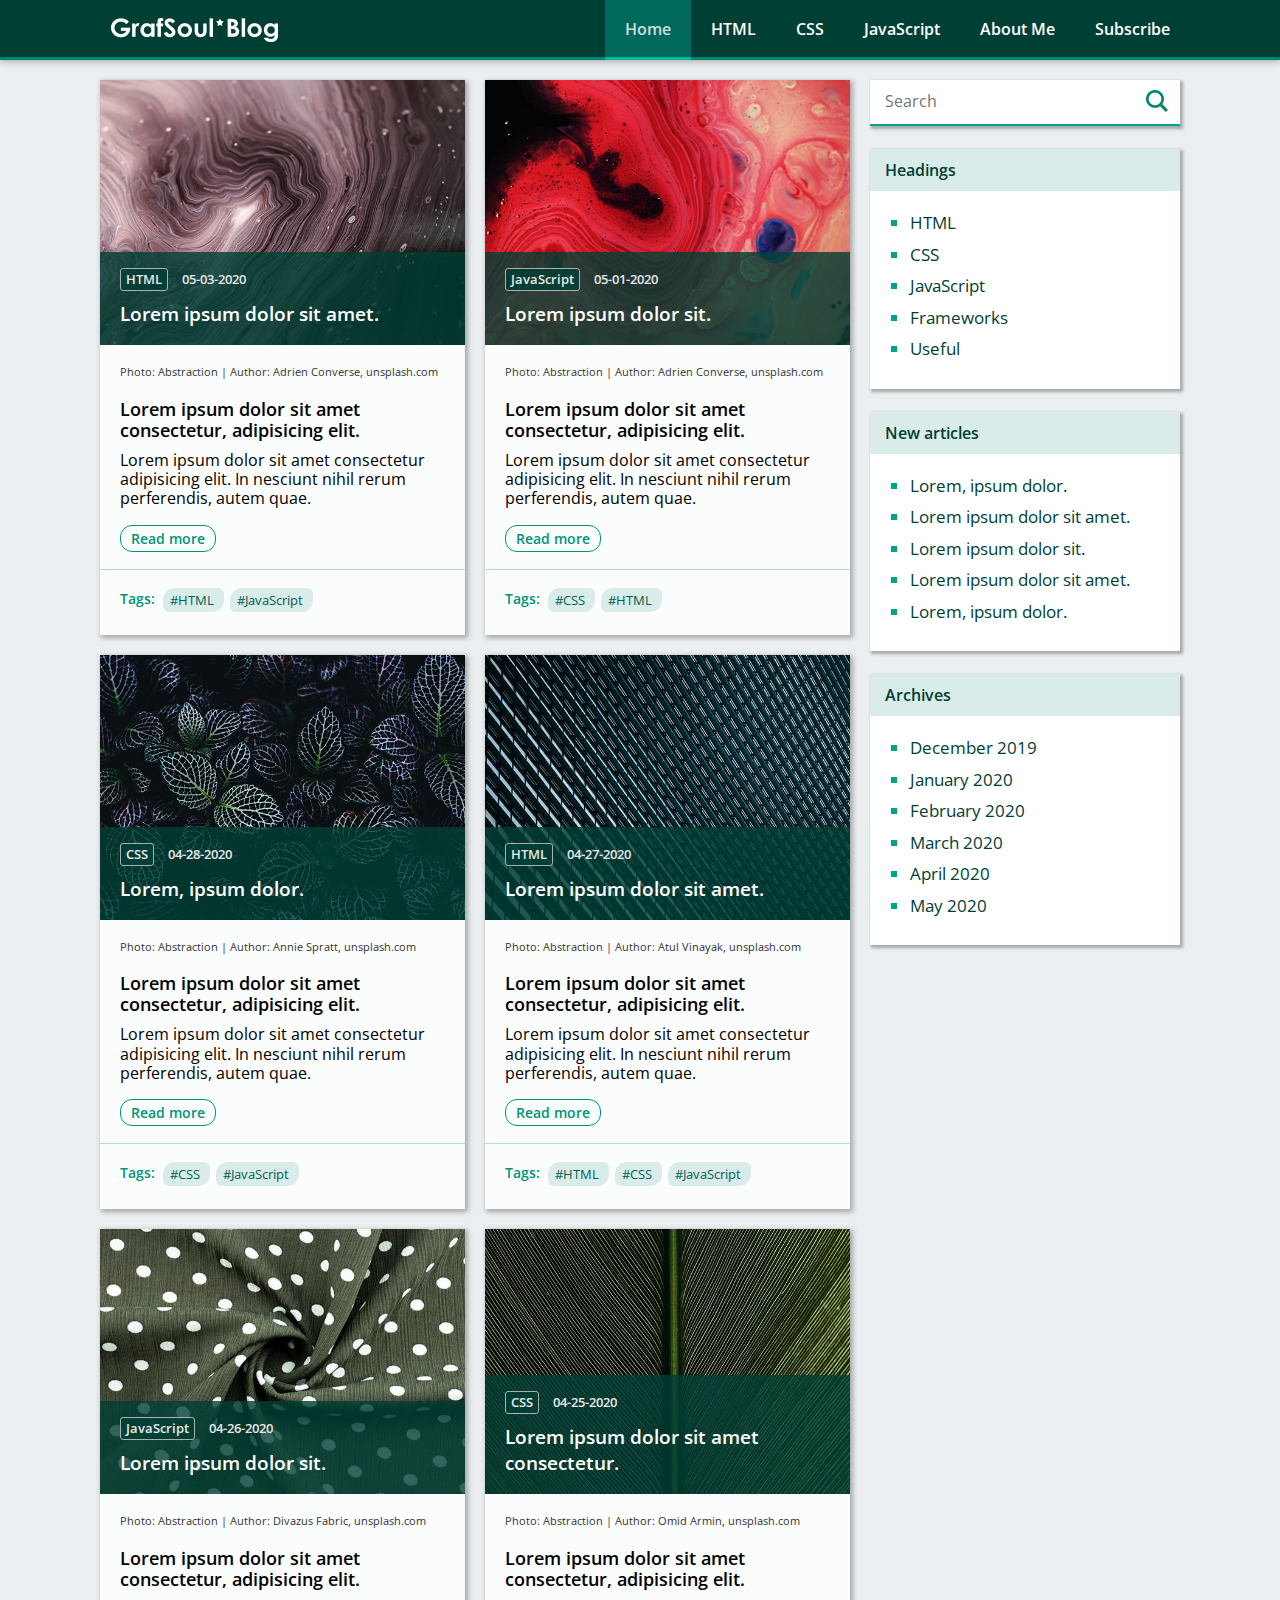
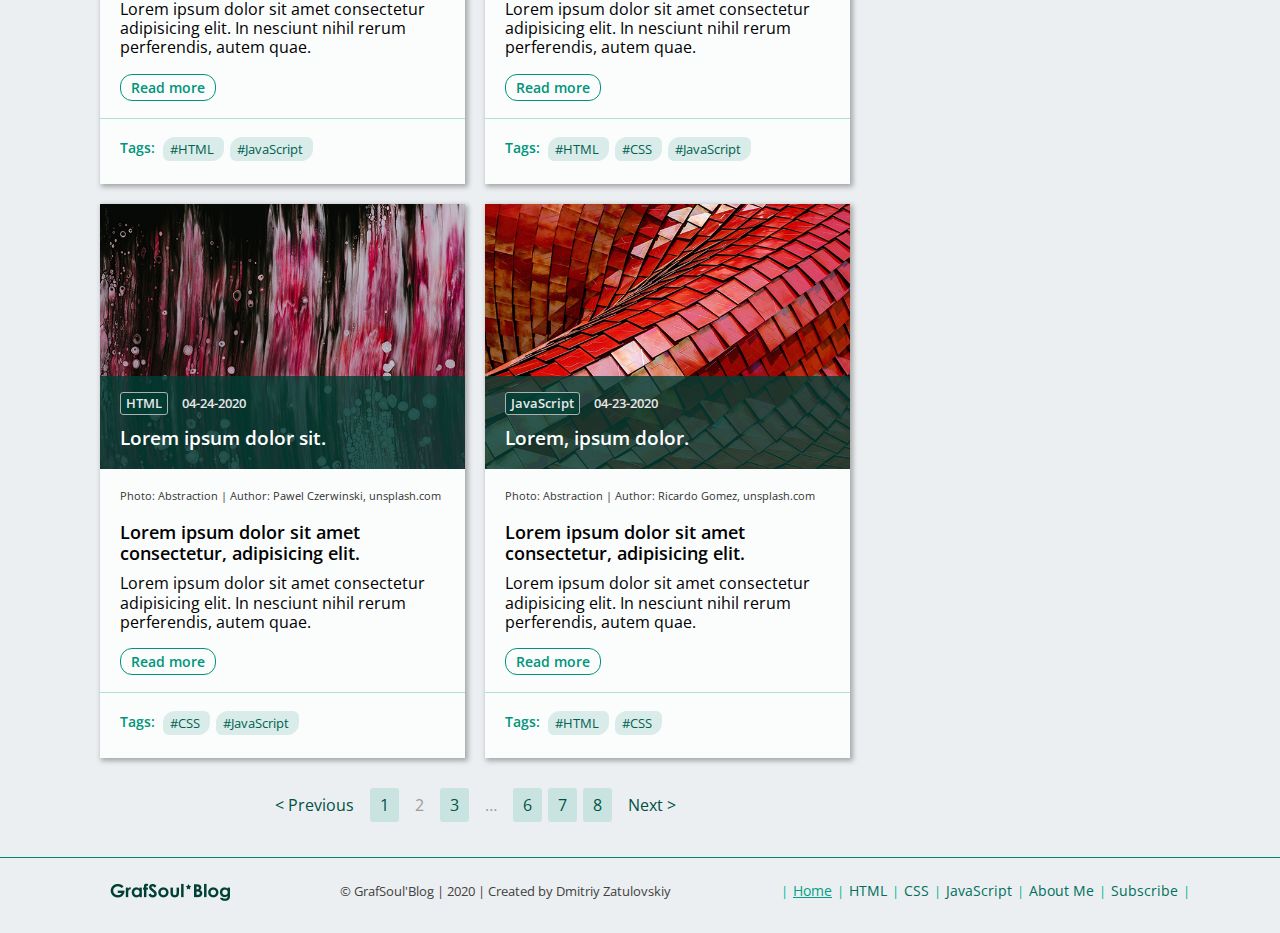
<file: index.html>
<!DOCTYPE html>
<html lang="en">
    <head>
        <meta charset="UTF-8">
        <meta name="viewport" content="width=device-width, initial-scale=1.0">
        <meta name="description" content="Personal blog template for the Nanodegree Front-End Web Developer course.">
        <meta name="keywords" content="html, css, javascript">
        <link rel="apple-touch-icon-precomposed" sizes="144x144" href="images/apple-touch-icon-144x144.png" />
        <link rel="apple-touch-icon-precomposed" sizes="152x152" href="images/apple-touch-icon-152x152.png" />
        <link rel="icon" type="image/png" href="images/favicon-32x32.png" sizes="32x32" />
        <link rel="icon" type="image/png" href="images/favicon-16x16.png" sizes="16x16" />
        <title>GrafSoul'Blog | Main Page</title>
        <link href="https://fonts.googleapis.com/css2?family=Open+Sans:wght@400;600;700;800&display=swap" rel="stylesheet">
        <link rel="stylesheet" href="css/style.css">
    </head>
<body>

    <header id="header">
        <div class="header-wrap">
            <a href="index.html" class="logo-lg"></a>
            <nav class="main-menu">
                <ul class="menu-content">
                    <li class="menu-item"><a class="menu-item-link active" href="index.html">Home</a></li>
                    <li class="menu-item"><a class="menu-item-link" href="page.html">HTML</a></li>
                    <li class="menu-item"><a class="menu-item-link" href="page.html">CSS</a></li>
                    <li class="menu-item"><a class="menu-item-link" href="page.html">JavaScript</a></li>
                    <li class="menu-item"><a class="menu-item-link" href="about.html">About Me</a></li>
                    <li class="menu-item"><a class="menu-item-link" href="page.html">Subscribe</a></li>
                </ul>
            </nav>
        </div>
    </header>

    <div id="container">
        <main class="content">
            <div class="content-wrap">
                <section class="card">
                    <div class="card-body">
                        <figure class="card-header">
                            <img src="images/medium/image_md_1.jpg" class="card-image" alt="Photo: Abstraction | Adrien Converse, unsplash.com">
                            <figcaption class="card-header-caption">
                                <a href="page.html" class="card-header-link">
                                    <div class="card-section">HTML</div>
                                    <div class="card-date">05-03-2020</div>
                                    <h2 class="card-title">Lorem ipsum dolor sit amet.</h2>
                                </a>
                             </figcaption>  
                        </figure>
                        <div class="card-content">
                            <div class="card-photo-caption">Photo: Abstraction | Author: Adrien Converse, unsplash.com</div>
                            <h3 class="card-subtitle">Lorem ipsum dolor sit amet consectetur, adipisicing elit.</h3>
                            <p class="card-text">Lorem ipsum dolor sit amet consectetur adipisicing elit. In nesciunt nihil rerum perferendis, autem quae.</p>
                            <a href="page.html" class="card-link-more">Read more</a>
                        </div>
                    </div>
                    <div class="card-tags">
                        <div class="card-tags-title">Tags: </div>
                        <ul class="card-tags-items">
                            <li><a class="card-tags-item" href="page.html">#HTML</a></li>
                            <li><a class="card-tags-item" href="page.html">#JavaScript</a></li>
                        </ul>
                    </div>
                </section>

                <section class="card">
                    <div class="card-body">
                        <figure class="card-header">
                            <img src="images/medium/image_md_2.jpg" class="card-image" alt="Photo: Abstraction | Adrien Converse, unsplash.com">
                            <figcaption class="card-header-caption">
                                <a href="page.html" class="card-header-link">
                                    <div class="card-section">JavaScript</div>
                                    <div class="card-date">05-01-2020</div>
                                    <h2 class="card-title">Lorem ipsum dolor sit.</h2>
                                </a>
                            </figcaption>
                        </figure>
                        <div class="card-content">
                            <div class="card-photo-caption">Photo: Abstraction | Author: Adrien Converse, unsplash.com</div>
                            <h3 class="card-subtitle">Lorem ipsum dolor sit amet consectetur, adipisicing elit.</h3>
                            <p class="card-text">Lorem ipsum dolor sit amet consectetur adipisicing elit. In nesciunt nihil rerum perferendis, autem quae.</p>
                            <a href="page.html" class="card-link-more">Read more</a>
                        </div>
                    </div>
                    <div class="card-tags">
                        <div class="card-tags-title">Tags: </div>
                        <ul class="card-tags-items">
                            <li><a class="card-tags-item" href="page.html">#CSS</a></li>
                            <li><a class="card-tags-item" href="page.html">#HTML</a></li>
                        </ul>
                    </div>
                </section>

                <section class="card">
                    <div class="card-body">
                        <figure class="card-header">
                            <img src="images/medium/image_md_3.jpg" class="card-image" alt="Photo: Abstraction | Annie Spratt, unsplash.com">
                            <figcaption class="card-header-caption">
                                <a href="page.html" class="card-header-link">
                                    <div class="card-section">CSS</div>
                                    <div class="card-date">04-28-2020</div>
                                    <h2 class="card-title">Lorem, ipsum dolor.</h2>
                                </a>
                            </figcaption>
                        </figure>
                        <div class="card-content">
                            <div class="card-photo-caption">Photo: Abstraction | Author: Annie Spratt, unsplash.com</div>
                            <h3 class="card-subtitle">Lorem ipsum dolor sit amet consectetur, adipisicing elit.</h3>
                            <p class="card-text">Lorem ipsum dolor sit amet consectetur adipisicing elit. In nesciunt nihil rerum perferendis, autem quae.</p>
                            <a href="page.html" class="card-link-more">Read more</a>
                        </div>
                    </div>
                    <div class="card-tags">
                        <div class="card-tags-title">Tags: </div>
                        <ul class="card-tags-items">
                            <li><a class="card-tags-item" href="page.html">#CSS</a></li>
                            <li><a class="card-tags-item" href="page.html">#JavaScript</a></li>
                        </ul>
                    </div>
                </section>

                <section class="card">
                    <div class="card-body">
                        <figure class="card-header">
                            <img src="images/medium/image_md_4.jpg" class="card-image" alt="Photo: Abstraction | Atul Vinayak, unsplash.com">
                            <figcaption class="card-header-caption">
                                <a href="page.html" class="card-header-link">
                                    <div class="card-section">HTML</div>
                                    <div class="card-date">04-27-2020</div>
                                    <h2 class="card-title">Lorem ipsum dolor sit amet.</h2>
                                </a>
                            </figcaption>
                        </figure>
                        <div class="card-content">
                            <div class="card-photo-caption">Photo: Abstraction | Author: Atul Vinayak, unsplash.com</div>
                            <h3 class="card-subtitle">Lorem ipsum dolor sit amet consectetur, adipisicing elit.</h3>
                            <p class="card-text">Lorem ipsum dolor sit amet consectetur adipisicing elit. In nesciunt nihil rerum perferendis, autem quae.</p>
                            <a href="page.html" class="card-link-more">Read more</a>
                        </div>
                    </div>
                    <div class="card-tags">
                        <div class="card-tags-title">Tags: </div>
                        <ul class="card-tags-items">
                            <li><a class="card-tags-item" href="page.html">#HTML</a></li>
                            <li><a class="card-tags-item" href="page.html">#CSS</a></li>
                            <li><a class="card-tags-item" href="page.html">#JavaScript</a></li>
                        </ul>
                    </div>
                </section>

                <section class="card">
                    <div class="card-body">
                        <figure class="card-header">
                            <img src="images/medium/image_md_5.jpg" class="card-image" alt="Photo: Abstraction | Divazus Fabric, unsplash.com">
                            <figcaption class="card-header-caption">
                                <a href="page.html" class="card-header-link">
                                    <div class="card-section">JavaScript</div>
                                    <div class="card-date">04-26-2020</div>
                                    <h2 class="card-title">Lorem ipsum dolor sit.</h2>
                                </a>
                            </figcaption>
                        </figure>
                        <div class="card-content">
                            <div class="card-photo-caption">Photo: Abstraction | Author: Divazus Fabric, unsplash.com</div>
                            <h3 class="card-subtitle">Lorem ipsum dolor sit amet consectetur, adipisicing elit.</h3>
                            <p class="card-text">Lorem ipsum dolor sit amet consectetur adipisicing elit. In nesciunt nihil rerum perferendis, autem quae.</p>
                            <a href="page.html" class="card-link-more">Read more</a>
                        </div>
                    </div>
                    <div class="card-tags">
                        <div class="card-tags-title">Tags: </div>
                        <ul class="card-tags-items">
                            <li><a class="card-tags-item" href="page.html">#HTML</a></li>
                            <li><a class="card-tags-item" href="page.html">#JavaScript</a></li>
                        </ul>
                    </div>
                </section>

                <section class="card">
                    <div class="card-body">
                        <figure class="card-header">
                            <img src="images/medium/image_md_6.jpg" class="card-image" alt="Photo: Abstraction | Omid Armin, unsplash.com">
                            <figcaption class="card-header-caption">
                                <a href="page.html" class="card-header-link">
                                    <div class="card-section">CSS</div>
                                    <div class="card-date">04-25-2020</div>
                                    <h2 class="card-title">Lorem ipsum dolor sit amet consectetur.</h2>
                                </a>
                            </figcaption>
                        </figure>
                        <div class="card-content">
                            <div class="card-photo-caption">Photo: Abstraction | Author: Omid Armin, unsplash.com</div>
                            <h3 class="card-subtitle">Lorem ipsum dolor sit amet consectetur, adipisicing elit.</h3>
                            <p class="card-text">Lorem ipsum dolor sit amet consectetur adipisicing elit. In nesciunt nihil rerum perferendis, autem quae.</p>
                            <a href="page.html" class="card-link-more">Read more</a>
                        </div>
                    </div>
                    <div class="card-tags">
                        <div class="card-tags-title">Tags: </div>
                        <ul class="card-tags-items">
                            <li><a class="card-tags-item" href="page.html">#HTML</a></li>
                            <li><a class="card-tags-item" href="page.html">#CSS</a></li>
                            <li><a class="card-tags-item" href="page.html">#JavaScript</a></li>
                        </ul>
                    </div>
                </section>

                <section class="card">
                    <div class="card-body">
                        <figure class="card-header">
                            <img src="images/medium/image_md_7.jpg" class="card-image" alt="Photo: Abstraction | Pawel Czerwinski, unsplash.com">
                            <figcaption class="card-header-caption">
                                <a href="page.html" class="card-header-link">
                                    <div class="card-section">HTML</div>
                                    <div class="card-date">04-24-2020</div>
                                    <h2 class="card-title">Lorem ipsum dolor sit.</h2>
                                </a>
                            </figcaption>
                        </figure>
                        <div class="card-content">
                            <div class="card-photo-caption">Photo: Abstraction | Author: Pawel Czerwinski, unsplash.com</div>
                            <h3 class="card-subtitle">Lorem ipsum dolor sit amet consectetur, adipisicing elit.</h3>
                            <p class="card-text">Lorem ipsum dolor sit amet consectetur adipisicing elit. In nesciunt nihil rerum perferendis, autem quae.</p>
                            <a href="page.html" class="card-link-more">Read more</a>
                        </div>
                    </div>
                    <div class="card-tags">
                        <div class="card-tags-title">Tags: </div>
                        <ul class="card-tags-items">
                            <li><a class="card-tags-item" href="page.html">#CSS</a></li>
                            <li><a class="card-tags-item" href="page.html">#JavaScript</a></li>
                        </ul>
                    </div>
                </section>

                <section class="card">
                    <div class="card-body">
                        <figure class="card-header">
                            <img src="images/medium/image_md_9.jpg" class="card-image" alt="Photo: Abstraction | Ricardo Gomez, unsplash.com">
                            <figcaption class="card-header-caption">
                                <a href="page.html" class="card-header-link">
                                    <div class="card-section">JavaScript</div>
                                    <div class="card-date">04-23-2020</div>
                                    <h2 class="card-title">Lorem, ipsum dolor.</h2>
                                </a>
                            </figcaption>
                        </figure>
                        <div class="card-content">
                            <div class="card-photo-caption">Photo: Abstraction | Author: Ricardo Gomez, unsplash.com</div>
                            <h3 class="card-subtitle">Lorem ipsum dolor sit amet consectetur, adipisicing elit.</h3>
                            <p class="card-text">Lorem ipsum dolor sit amet consectetur adipisicing elit. In nesciunt nihil rerum perferendis, autem quae.</p>
                            <a href="page.html" class="card-link-more">Read more</a>
                        </div>
                    </div>
                    <div class="card-tags">
                        <div class="card-tags-title">Tags: </div>
                        <ul class="card-tags-items">
                            <li><a class="card-tags-item" href="page.html">#HTML</a></li>
                            <li><a class="card-tags-item" href="page.html">#CSS</a></li>
                        </ul>
                    </div>
                </section>
            </div>
            <div class="pagination">
                <ul class="page-numbers">
                    <li><a class="page-item prev" href="index.html">< Previous</a></li>
                    <li><a class="page-item" href="index.html">1</a></li>
                    <li><span class="page-item current">2</span></li>
                    <li><a class="page-item" href="index.html">3</a></li>
                    <li><span class="page-item dots">…</span></li>
                    <li><a class="page-item" href="index.html">6</a></li>
                    <li><a class="page-item" href="index.html">7</a></li>
                    <li><a class="page-item" href="index.html">8</a></li>
                    <li><a class="page-item next" href="index.html">Next ></a></li>
                </ul>
            </div>
        </main>

        <aside class="sidebar">

            <section class="sidebar-box search">
                <form action="" method="">
                    <input type="search" class="search-input" placeholder="Search" value=""> 
                    <input type="submit" class="search-submit" value="">
                </form>
            </section>

            <section class="sidebar-box">
                <h2 class="sidebar-title">Headings</h2>
                <nav>
                    <ul class="second-menu">
                        <li class="menu-item"><a href="page.html">HTML</a></li>
                        <li class="menu-item"><a href="page.html">CSS</a></li>
                        <li class="menu-item"><a href="page.html">JavaScript</a></li>
                        <li class="menu-item"><a href="page.html">Frameworks</a></li>
                        <li class="menu-item"><a href="page.html">Useful</a></li>
                    </ul>
                </nav>
            </section>

            <section class="sidebar-box">
                <h2 class="sidebar-title">New articles</h2>
                <nav>
                    <ul class="second-menu">
                        <li class="menu-item"><a href="page.html">Lorem, ipsum dolor.</a></li>
                        <li class="menu-item"><a href="page.html">Lorem ipsum dolor sit amet.</a></li>
                        <li class="menu-item"><a href="page.html">Lorem ipsum dolor sit.</a></li>
                        <li class="menu-item"><a href="page.html">Lorem ipsum dolor sit amet.</a></li>
                        <li class="menu-item"><a href="page.html">Lorem, ipsum dolor.</a></li>
                    </ul>
                </nav>
            </section>

            <section class="sidebar-box">
                <h2 class="sidebar-title">Archives</h2>
                <nav>
                    <ul class="second-menu">
                        <li class="menu-item"><a href="page.html">December 2019</a></li>
                        <li class="menu-item"><a href="page.html">January 2020</a></li>
                        <li class="menu-item"><a href="page.html">February 2020</a></li>
                        <li class="menu-item"><a href="page.html">March 2020</a></li>
                        <li class="menu-item"><a href="page.html">April 2020</a></li>
                        <li class="menu-item"><a href="page.html">May 2020</a></li>
                    </ul>
                </nav>
            </section>
        </aside>
    </div>

    <footer id="footer">
        <div class="footer-wrap">
            <a href="index.html" class="logo-sm"></a>
            <nav class="footer-menu">
                <ul class="menu-content">
                    <li class="menu-item"><a class="menu-item-link active" href="index.html">Home</a></li>
                    <li class="menu-item"><a class="menu-item-link"  href="page.html">HTML</a></li>
                    <li class="menu-item"><a class="menu-item-link" href="page.html">CSS</a></li>
                    <li class="menu-item"><a class="menu-item-link" href="page.html">JavaScript</a></li>
                    <li class="menu-item"><a class="menu-item-link" href="about.html">About Me</a></li>
                    <li class="menu-item"><a class="menu-item-link" href="page.html">Subscribe</a></li>
                </ul>
            </nav>
            <div class="copyright">© GrafSoul'Blog | 2020 | Created by Dmitriy Zatulovskiy</div>
        </div>
    </footer>

</body>
</html>
</file>
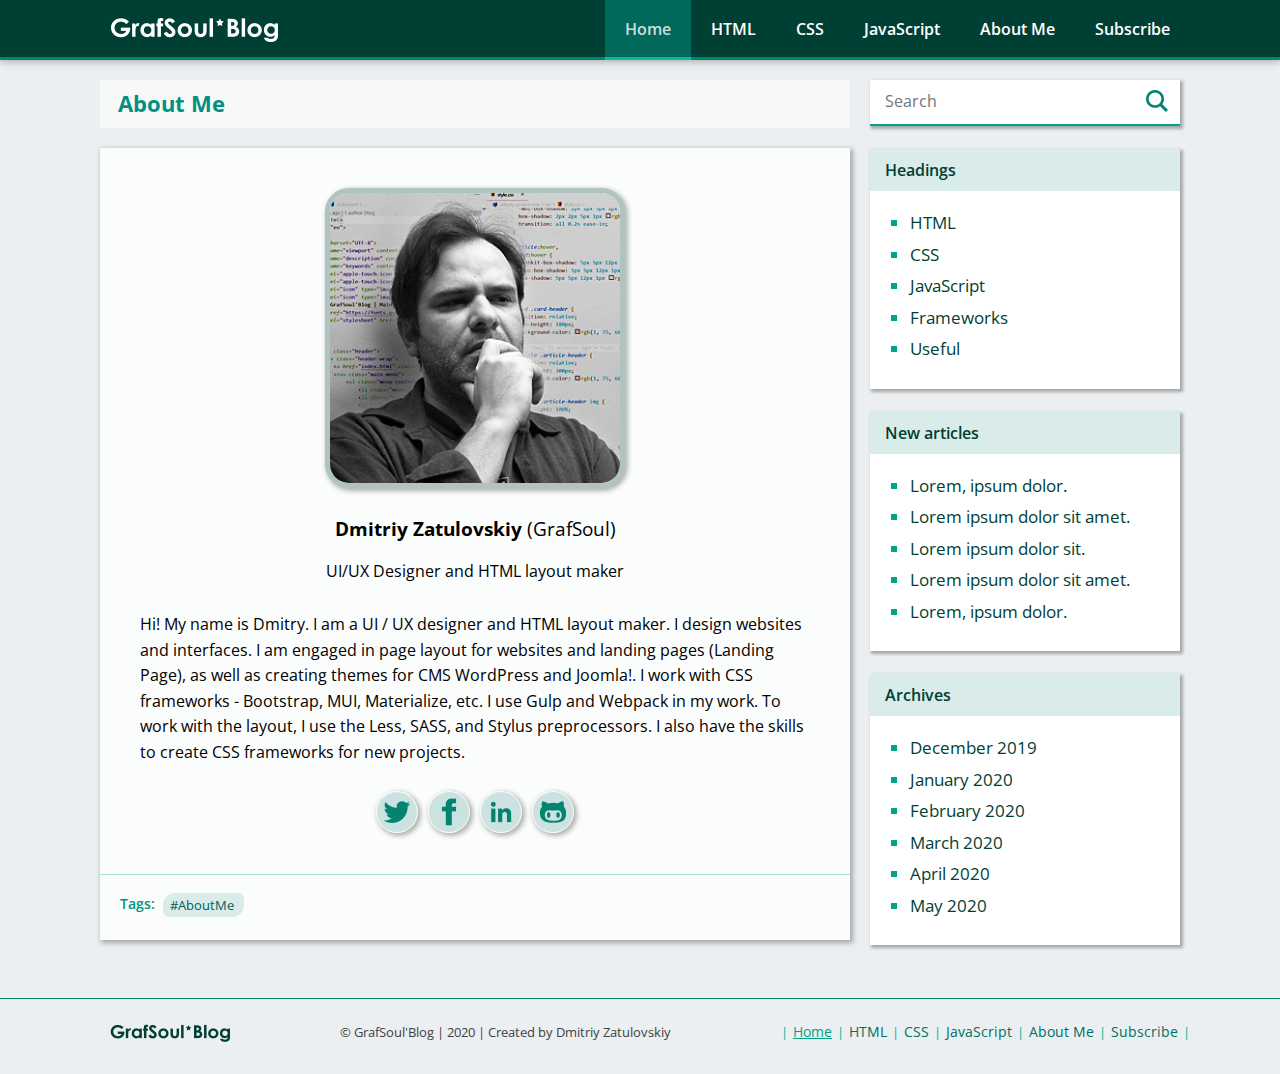
<file: about.html>
<!DOCTYPE html>
<html lang="en">
<head>
    <meta charset="UTF-8">
    <meta name="viewport" content="width=device-width, initial-scale=1.0">
    <meta name="description" content="Personal blog template for the Nanodegree Front-End Web Developer course.">
    <meta name="keywords" content="html, css, javascript">
    <link rel="apple-touch-icon-precomposed" sizes="144x144" href="images/apple-touch-icon-144x144.png" />
    <link rel="apple-touch-icon-precomposed" sizes="152x152" href="images/apple-touch-icon-152x152.png" />
    <link rel="icon" type="image/png" href="images/favicon-32x32.png" sizes="32x32" />
    <link rel="icon" type="image/png" href="images/favicon-16x16.png" sizes="16x16" />
    <title>GrafSoul'Blog | About Me Page</title>
    <link href="https://fonts.googleapis.com/css2?family=Open+Sans:wght@400;600;700;800&display=swap" rel="stylesheet">
    <link rel="stylesheet" href="css/style.css">
</head>
<body>

    <header id="header">
        <div class="header-wrap">
            <a href="index.html" class="logo-lg"></a>
            <nav class="main-menu">
                <ul class="menu-content">
                    <li class="menu-item"><a class="menu-item-link active" href="index.html">Home</a></li>
                    <li class="menu-item"><a class="menu-item-link" href="page.html">HTML</a></li>
                    <li class="menu-item"><a class="menu-item-link" href="page.html">CSS</a></li>
                    <li class="menu-item"><a class="menu-item-link" href="page.html">JavaScript</a></li>
                    <li class="menu-item"><a class="menu-item-link" href="about.html">About Me</a></li>
                    <li class="menu-item"><a class="menu-item-link" href="page.html">Subscribe</a></li>
                </ul>
            </nav>
        </div>
    </header>

    <div id="container">
        <main class="content">
            <div class="content-header">
                <h3 class="content-section">About Me</h3>
            </div>

            <div class="content-wrap page">

                <article class="article">
                    <div class="article-body">
                        <div class="article-content">

                            <div class="about-avatar">
                                <img src="images/dz_photo.jpg" alt="Avatar - ">
                            </div>

                            <h3 class="about-name">Dmitriy Zatulovskiy <span class="nick">(GrafSoul)</span></h3>
                            <h4 class="about-job">UI/UX Designer and HTML layout maker</h4>

                            <p class="about-bio">Hi! My name is Dmitry. I am a UI / UX designer and HTML layout maker. I design websites and interfaces. 
                                I am engaged in page layout for websites and landing pages (Landing Page), as well as creating 
                                themes for CMS WordPress and Joomla!. I work with CSS frameworks - Bootstrap, MUI, Materialize, etc. 
                                I use Gulp and Webpack in my work.  To work with the layout, I use the Less, SASS, and Stylus 
                                preprocessors. I also have the skills to create CSS frameworks for new projects.</p>

                            <div class="social">
                                <ul class="social-menu">
                                    <li class="social-item"><a href="https://twitter.com/" class="social-image twitter" target="_blank"></a></li>
                                    <li class="social-item"><a href="https://www.facebook.com/" class="social-image facebook"  target="_blank"></a></li>
                                    <li class="social-item"><a href="https://www.linkedin.com/" class="social-image linkedin"  target="_blank"></a></li>
                                    <li class="social-item"><a href="https://github.com/" class="social-image github"  target="_blank"></a></li>
                                </ul>
                            </div>
                        
                        </div>
                    </div>

                    <div class="article-tags">
                        <div class="article-tags-title">Tags: </div>
                        <ul class="article-tags-items">
                            <li><a class="article-tags-item" href="page.html">#AboutMe</a></li>
                        </ul>
                    </div>
                    
                </article>

            </div>

        </main>

        <aside class="sidebar">

            <section class="sidebar-box search">
                <form action="" method="">
                    <input type="search" class="search-input" placeholder="Search" value=""> 
                    <input type="submit" class="search-submit" value="">
                </form>
            </section>

            <section class="sidebar-box">
                <h2 class="sidebar-title">Headings</h2>
                <nav>
                    <ul class="second-menu">
                        <li class="menu-item"><a href="page.html">HTML</a></li>
                        <li class="menu-item"><a href="page.html">CSS</a></li>
                        <li class="menu-item"><a href="page.html">JavaScript</a></li>
                        <li class="menu-item"><a href="page.html">Frameworks</a></li>
                        <li class="menu-item"><a href="page.html">Useful</a></li>
                    </ul>
                </nav>
            </section>

            <section class="sidebar-box">
                <h2 class="sidebar-title">New articles</h2>
                <nav>
                    <ul class="second-menu">
                        <li class="menu-item"><a href="page.html">Lorem, ipsum dolor.</a></li>
                        <li class="menu-item"><a href="page.html">Lorem ipsum dolor sit amet.</a></li>
                        <li class="menu-item"><a href="page.html">Lorem ipsum dolor sit.</a></li>
                        <li class="menu-item"><a href="page.html">Lorem ipsum dolor sit amet.</a></li>
                        <li class="menu-item"><a href="page.html">Lorem, ipsum dolor.</a></li>
                    </ul>
                </nav>
            </section>

            <section class="sidebar-box">
                <h2 class="sidebar-title">Archives</h2>
                <nav>
                    <ul class="second-menu">
                        <li class="menu-item"><a href="page.html">December 2019</a></li>
                        <li class="menu-item"><a href="page.html">January 2020</a></li>
                        <li class="menu-item"><a href="page.html">February 2020</a></li>
                        <li class="menu-item"><a href="page.html">March 2020</a></li>
                        <li class="menu-item"><a href="page.html">April 2020</a></li>
                        <li class="menu-item"><a href="page.html">May 2020</a></li>
                    </ul>
                </nav>
            </section>
        </aside>
    </div>

    <footer id="footer">
        <div class="footer-wrap">
            <a href="index.html" class="logo-sm"></a>
            <nav class="footer-menu">
                <ul class="menu-content">
                    <li class="menu-item"><a class="menu-item-link active" href="index.html">Home</a></li>
                    <li class="menu-item"><a class="menu-item-link"  href="page.html">HTML</a></li>
                    <li class="menu-item"><a class="menu-item-link" href="page.html">CSS</a></li>
                    <li class="menu-item"><a class="menu-item-link" href="page.html">JavaScript</a></li>
                    <li class="menu-item"><a class="menu-item-link" href="about.html">About Me</a></li>
                    <li class="menu-item"><a class="menu-item-link" href="page.html">Subscribe</a></li>
                </ul>
            </nav>
            <div class="copyright">© GrafSoul'Blog | 2020 | Created by Dmitriy Zatulovskiy</div>
        </div>
    </footer>

</body>
</html>
</file>
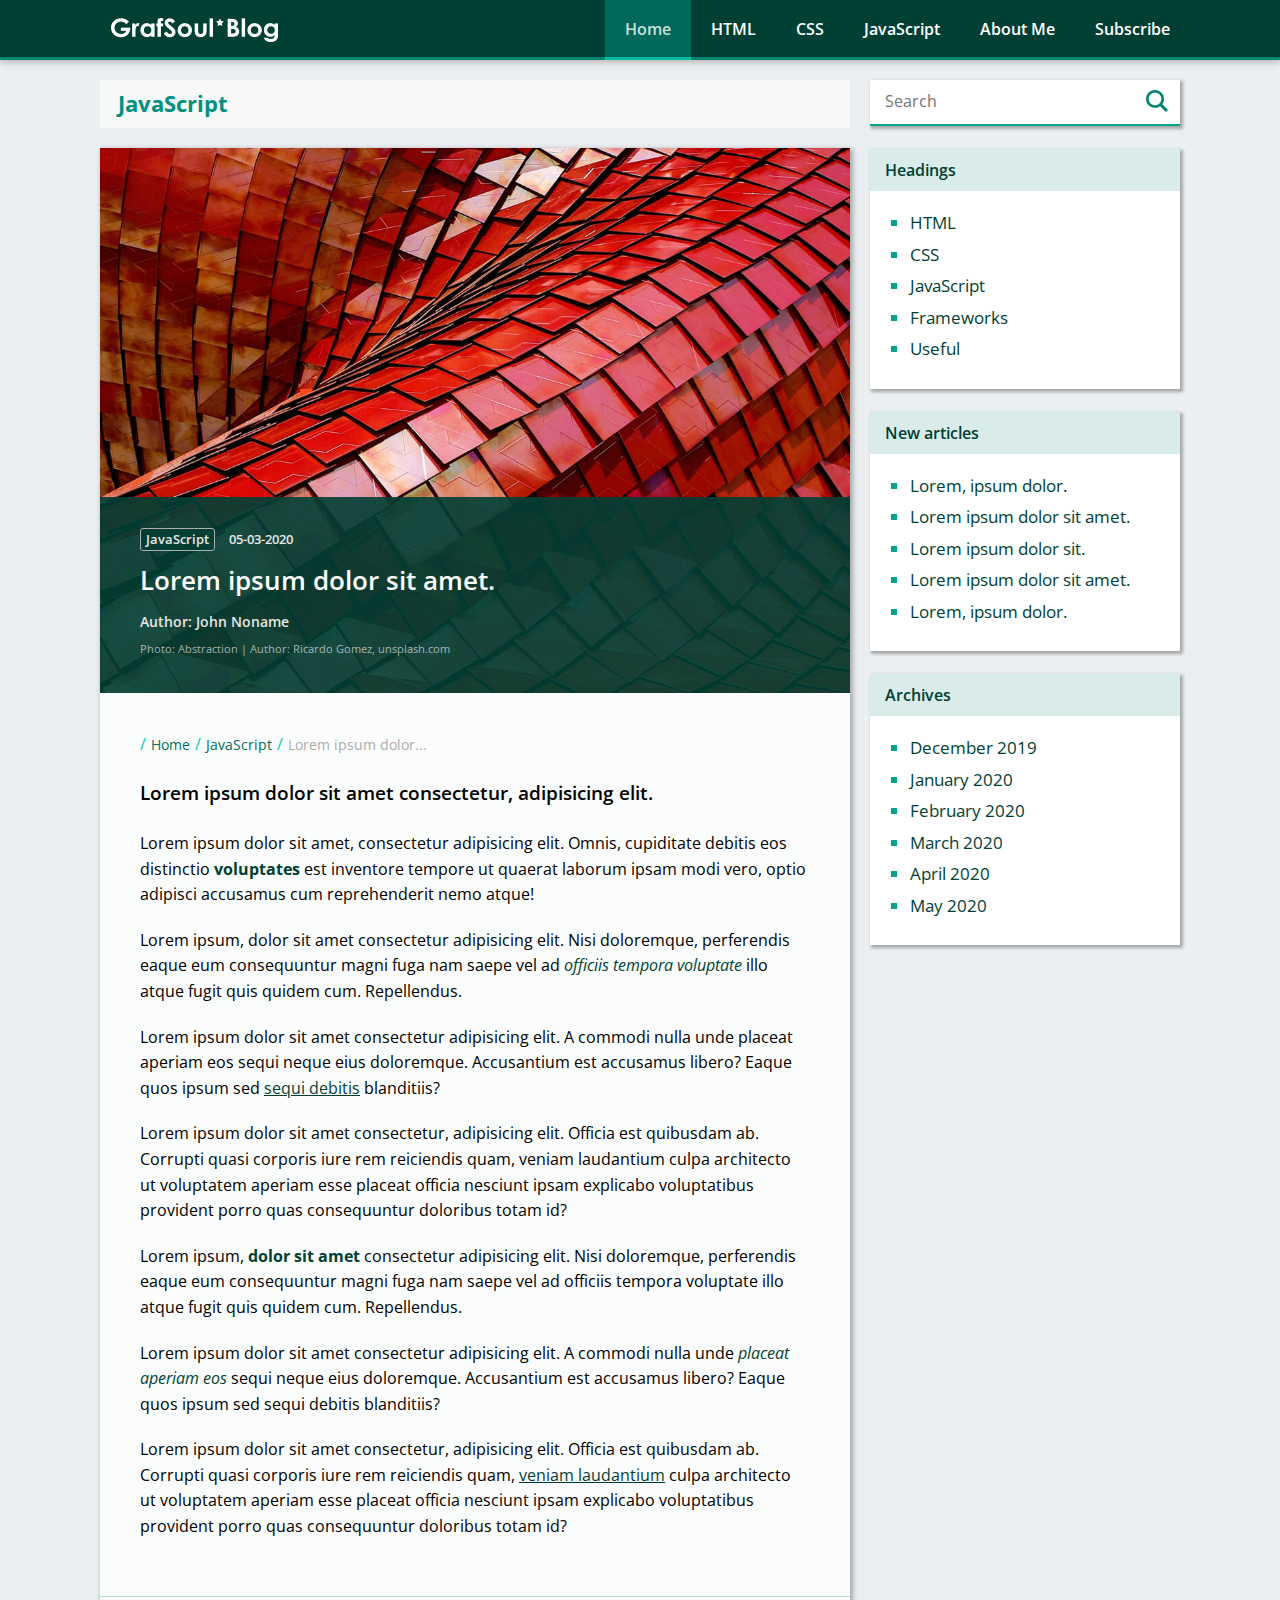
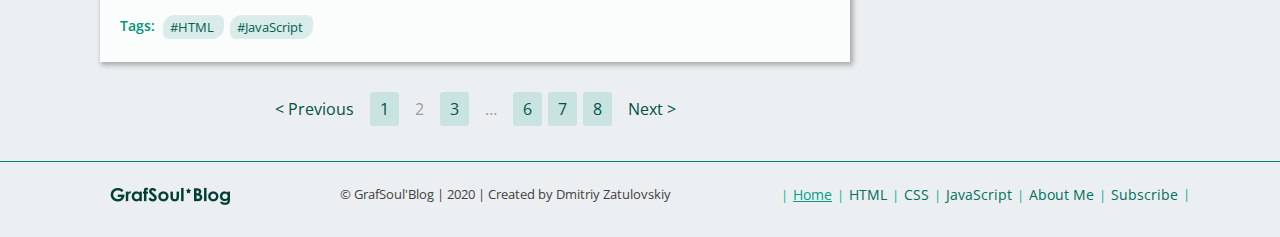
<file: page.html>
<!DOCTYPE html>
<html lang="en">
<head>
    <meta charset="UTF-8">
    <meta name="viewport" content="width=device-width, initial-scale=1.0">
    <meta name="description" content="Personal blog template for the Nanodegree Front-End Web Developer course.">
    <meta name="keywords" content="html, css, javascript">
    <link rel="apple-touch-icon-precomposed" sizes="144x144" href="images/apple-touch-icon-144x144.png" />
    <link rel="apple-touch-icon-precomposed" sizes="152x152" href="images/apple-touch-icon-152x152.png" />
    <link rel="icon" type="image/png" href="images/favicon-32x32.png" sizes="32x32" />
    <link rel="icon" type="image/png" href="images/favicon-16x16.png" sizes="16x16" />
    <title>GrafSoul'Blog | Template Page</title>
    <link href="https://fonts.googleapis.com/css2?family=Open+Sans:wght@400;600;700;800&display=swap" rel="stylesheet">
    <link rel="stylesheet" href="css/style.css">
</head>
<body>

    <header id="header">
        <div class="header-wrap">
            <a href="index.html" class="logo-lg"></a>
            <nav class="main-menu">
                <ul class="menu-content">
                    <li class="menu-item"><a class="menu-item-link active" href="index.html">Home</a></li>
                    <li class="menu-item"><a class="menu-item-link" href="page.html">HTML</a></li>
                    <li class="menu-item"><a class="menu-item-link" href="page.html">CSS</a></li>
                    <li class="menu-item"><a class="menu-item-link" href="page.html">JavaScript</a></li>
                    <li class="menu-item"><a class="menu-item-link" href="about.html">About Me</a></li>
                    <li class="menu-item"><a class="menu-item-link" href="page.html">Subscribe</a></li>
                </ul>
            </nav>
        </div>
    </header>

    <div id="container">
        <main class="content">
            <div class="content-header">
                <h3 class="content-section">JavaScript</h3>
            </div>

            <div class="content-wrap page">

                <article class="article">
                    <div class="article-body">
                        <figure class="article-header">
                            <img src="images/large/image_lg_9.jpg" class="article-image" title="Photo: Abstraction | Author: Ricardo Gomez Angel, unsplash.com" alt="Photo: Abstraction | Ricardo Gomez Angel, unsplash.com">
                            <figcaption class="article-header-box">
                                <div class="article-section">JavaScript</div>
                                <div class="article-date">05-03-2020</div>
                                <h1 class="article-title">Lorem ipsum dolor sit amet.</h1>
                                <div class="article-author">Author: John Noname</div>
                                <div class="article-photo-caption">Photo: Abstraction | Author: Ricardo Gomez, unsplash.com</div>
                            </figcaption>
                        </figure>
                        <div class="article-content">

                            <div class="breadcrumbs">
                                <ul class="breadcrumbs-content">
                                    <li class="breadcrumb-item"><a class="breadcrumb-item-link" href="index.html">Home</a></li>
                                    <li class="breadcrumb-item"><a class="breadcrumb-item-link" href="page.html">JavaScript</a></li>
                                    <li class="breadcrumb-item"><span class="breadcrumb-item-link current">Lorem ipsum dolor...</span></li>
                                </ul> 
                            </div>

                            <h3 class="article-subtitle">Lorem ipsum dolor sit amet consectetur, adipisicing elit.</h3>

                            <p>Lorem ipsum dolor sit amet, consectetur adipisicing elit. Omnis, cupiditate debitis eos distinctio <strong>voluptates</strong> est inventore tempore ut quaerat laborum ipsam modi vero, optio adipisci accusamus cum reprehenderit nemo atque!</p>

                            <p>Lorem ipsum, dolor sit amet consectetur adipisicing elit. Nisi doloremque, perferendis eaque eum consequuntur magni fuga nam saepe vel ad <em>officiis tempora voluptate</em> illo atque fugit quis quidem cum. Repellendus.</p>

                            <p>Lorem ipsum dolor sit amet consectetur adipisicing elit. A commodi nulla unde placeat aperiam eos sequi neque eius doloremque. Accusantium est accusamus libero? Eaque quos ipsum sed <a href="index.html">sequi debitis</a> blanditiis?</p>

                            <p>Lorem ipsum dolor sit amet consectetur, adipisicing elit. Officia est quibusdam ab. Corrupti quasi corporis iure rem reiciendis quam, veniam laudantium culpa architecto ut voluptatem aperiam esse placeat officia nesciunt ipsam explicabo voluptatibus provident porro quas consequuntur doloribus totam id?</p>

                            <p>Lorem ipsum, <strong>dolor sit amet</strong> consectetur adipisicing elit. Nisi doloremque, perferendis eaque eum consequuntur magni fuga nam saepe vel ad officiis tempora voluptate illo atque fugit quis quidem cum. Repellendus.</p>

                            <p>Lorem ipsum dolor sit amet consectetur adipisicing elit. A commodi nulla unde <em>placeat aperiam eos</em> sequi neque eius doloremque. Accusantium est accusamus libero? Eaque quos ipsum sed sequi debitis blanditiis?</p>

                            <p>Lorem ipsum dolor sit amet consectetur, adipisicing elit. Officia est quibusdam ab. Corrupti quasi corporis iure rem reiciendis quam, <a href="index.html">veniam laudantium</a> culpa architecto ut voluptatem aperiam esse placeat officia nesciunt ipsam explicabo voluptatibus provident porro quas consequuntur doloribus totam id?</p>

                        </div>
                    </div>
                    <div class="article-tags">
                        <div class="article-tags-title">Tags: </div>
                        <ul class="article-tags-items">
                            <li><a class="article-tags-item" href="page.html">#HTML</a></li>
                            <li><a class="article-tags-item" href="page.html">#JavaScript</a></li>
                        </ul>
                    </div>
                </article>

            </div>
            <div class="pagination">
                <ul class="page-numbers">
                    <li><a class="page-item prev" href="index.html">< Previous</a></li>
                    <li><a class="page-item" href="index.html">1</a></li>
                    <li><span class="page-item current">2</span></li>
                    <li><a class="page-item" href="index.html">3</a></li>
                    <li><span class="page-item dots">…</span></li>
                    <li><a class="page-item" href="index.html">6</a></li>
                    <li><a class="page-item" href="index.html">7</a></li>
                    <li><a class="page-item" href="index.html">8</a></li>
                    <li><a class="page-item next" href="index.html">Next ></a></li>
                </ul>
            </div>
        </main>

        <aside class="sidebar">

            <section class="sidebar-box search">
                <form action="" method="">
                    <input type="search" class="search-input" placeholder="Search" value=""> 
                    <input type="submit" class="search-submit" value="">
                </form>
            </section>

            <section class="sidebar-box">
                <h2 class="sidebar-title">Headings</h2>
                <nav>
                    <ul class="second-menu">
                        <li class="menu-item"><a href="page.html">HTML</a></li>
                        <li class="menu-item"><a href="page.html">CSS</a></li>
                        <li class="menu-item"><a href="page.html">JavaScript</a></li>
                        <li class="menu-item"><a href="page.html">Frameworks</a></li>
                        <li class="menu-item"><a href="page.html">Useful</a></li>
                    </ul>
                </nav>
            </section>

            <section class="sidebar-box">
                <h2 class="sidebar-title">New articles</h2>
                <nav>
                    <ul class="second-menu">
                        <li class="menu-item"><a href="page.html">Lorem, ipsum dolor.</a></li>
                        <li class="menu-item"><a href="page.html">Lorem ipsum dolor sit amet.</a></li>
                        <li class="menu-item"><a href="page.html">Lorem ipsum dolor sit.</a></li>
                        <li class="menu-item"><a href="page.html">Lorem ipsum dolor sit amet.</a></li>
                        <li class="menu-item"><a href="page.html">Lorem, ipsum dolor.</a></li>
                    </ul>
                </nav>
            </section>

            <section class="sidebar-box">
                <h2 class="sidebar-title">Archives</h2>
                <nav>
                    <ul class="second-menu">
                        <li class="menu-item"><a href="page.html">December 2019</a></li>
                        <li class="menu-item"><a href="page.html">January 2020</a></li>
                        <li class="menu-item"><a href="page.html">February 2020</a></li>
                        <li class="menu-item"><a href="page.html">March 2020</a></li>
                        <li class="menu-item"><a href="page.html">April 2020</a></li>
                        <li class="menu-item"><a href="page.html">May 2020</a></li>
                    </ul>
                </nav>
            </section>
        </aside>
    </div>

    <footer id="footer">
        <div class="footer-wrap">
            <a href="index.html" class="logo-sm"></a>
            <nav class="footer-menu">
                <ul class="menu-content">
                    <li class="menu-item"><a class="menu-item-link active" href="index.html">Home</a></li>
                    <li class="menu-item"><a class="menu-item-link"  href="page.html">HTML</a></li>
                    <li class="menu-item"><a class="menu-item-link" href="page.html">CSS</a></li>
                    <li class="menu-item"><a class="menu-item-link" href="page.html">JavaScript</a></li>
                    <li class="menu-item"><a class="menu-item-link" href="about.html">About Me</a></li>
                    <li class="menu-item"><a class="menu-item-link" href="page.html">Subscribe</a></li>
                </ul>
            </nav>
            <div class="copyright">© GrafSoul'Blog | 2020 | Created by Dmitriy Zatulovskiy</div>
        </div>
    </footer>

</body>
</html>
</file>
<file: css/style.css>
/* Import CSS files */
@import '../css/config.css';
@import '../css/header.css';
@import '../css/content.css';
@import '../css/cards.css';
@import '../css/articles.css';
@import '../css/breadcrumbs.css';
@import '../css/sidebar.css';
@import '../css/search.css';
@import '../css/pagination.css';
@import '../css/about.css';
@import '../css/footer.css';
</file>
